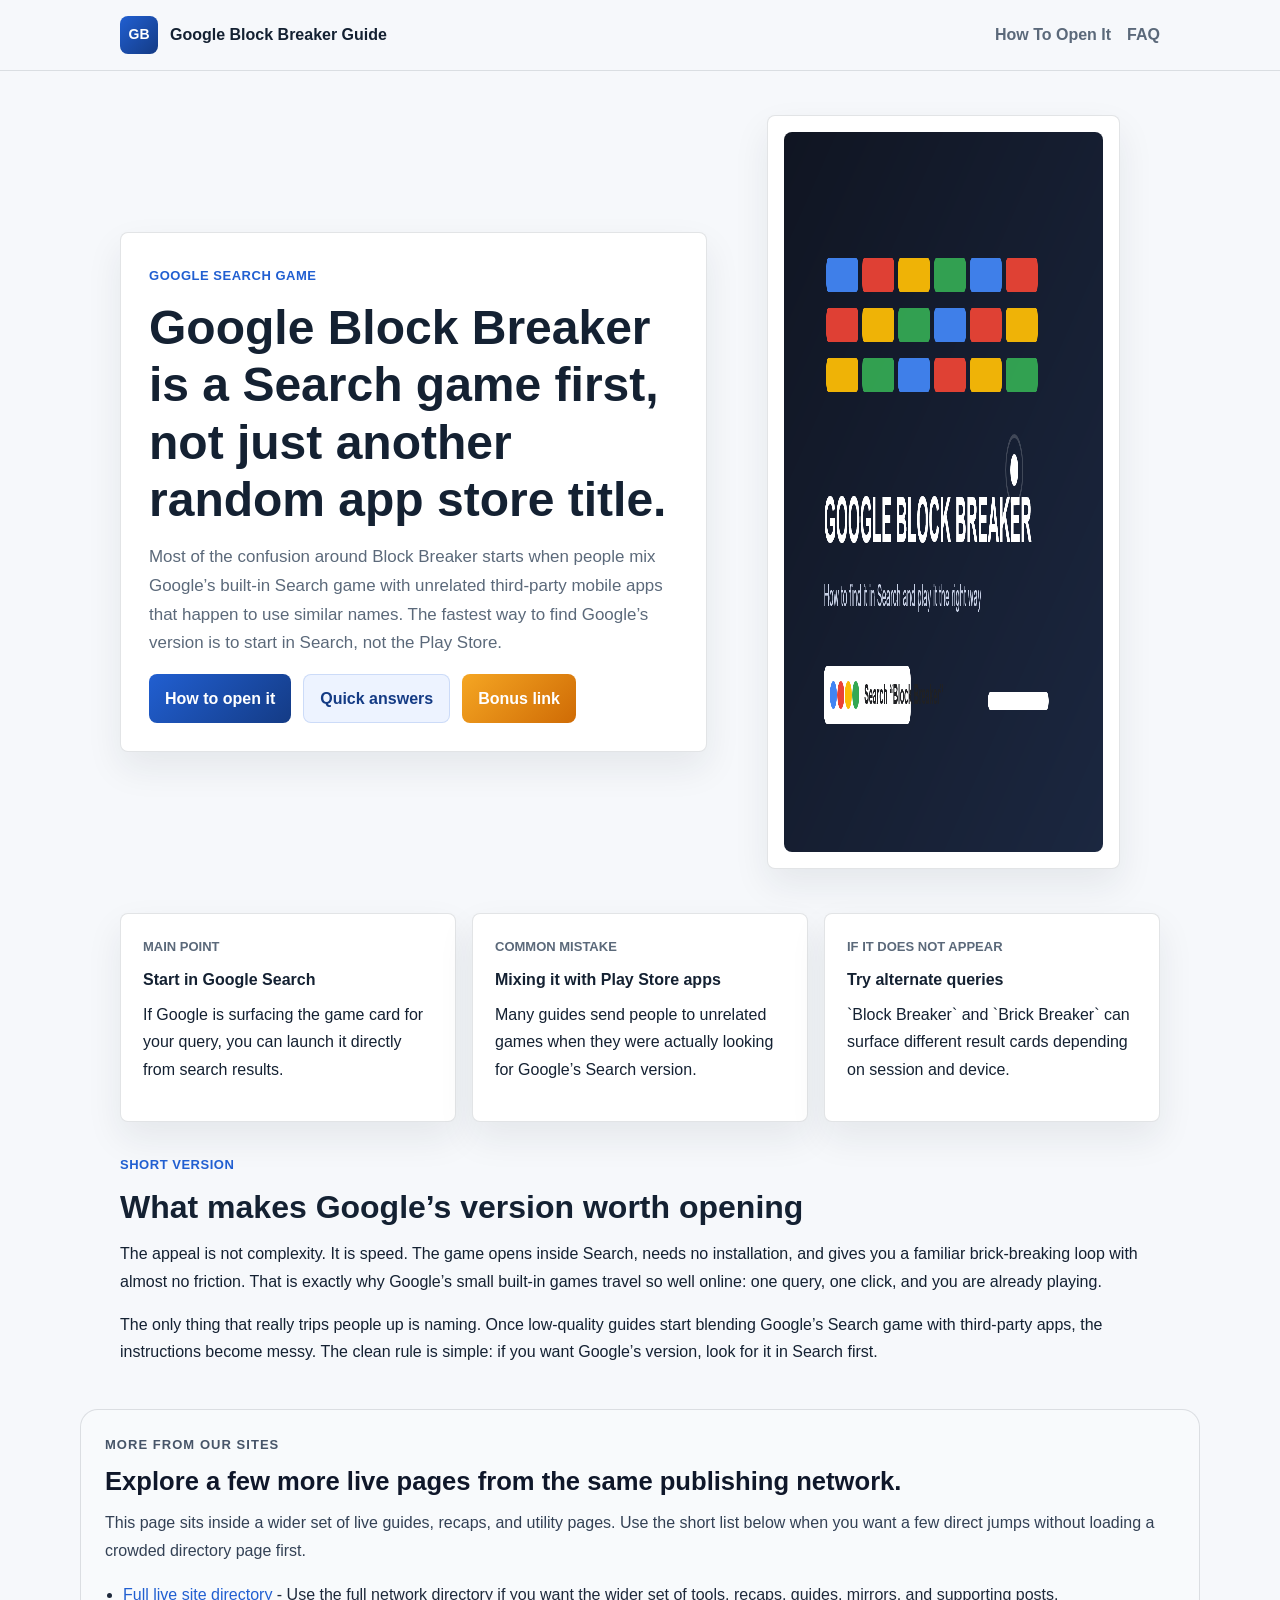
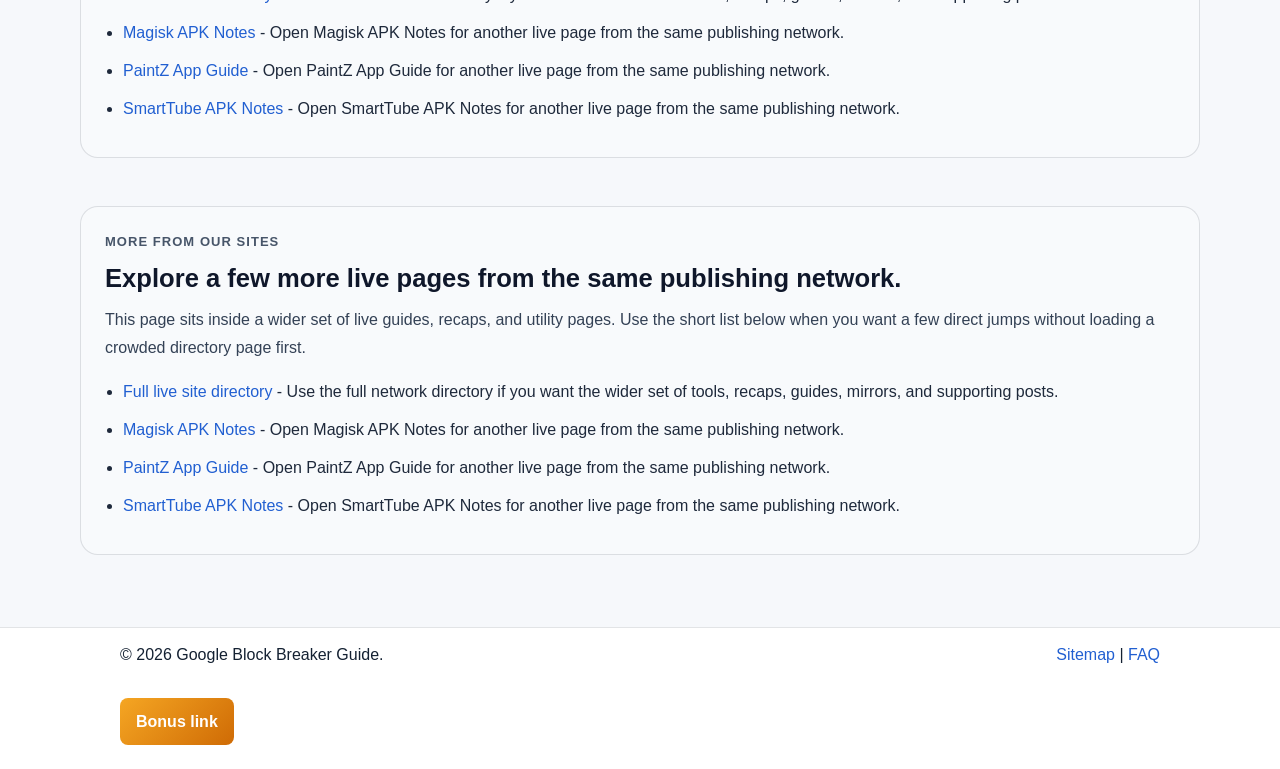
<file: index.html>
<!doctype html>
<html lang="en">
  <head>
    <meta charset="utf-8">
    <meta name="viewport" content="width=device-width, initial-scale=1">
    <meta name="google-site-verification" content="zPeMqoo2h3M_oqIertTkiu1rAj5quQBwW_J42bXbuFM">
    <meta name="google-site-verification" content="798nPPkSE5x6RzX2WuqCMBC2alsTqxIzCoBnxLEVETo">
    <title>Google Block Breaker Guide | How to Play It in Search</title>
    <meta name="description" content="A simple guide to Google Block Breaker in Search, how to open it, and why it is different from unrelated Play Store games with similar names.">
    <link rel="canonical" href="https://zeshanalikhan.github.io/google-block-breaker-guide/">
    <meta property="og:title" content="Google Block Breaker Guide | How to Play It in Search">
    <meta property="og:description" content="Where to find Google Block Breaker, how to launch it from Search, and what to do if the game card does not appear.">
    <meta property="og:type" content="website">
    <meta property="og:url" content="https://zeshanalikhan.github.io/google-block-breaker-guide/">
    <meta property="og:image" content="https://zeshanalikhan.github.io/google-block-breaker-guide/assets/images/google-block-breaker-cover.png">
    <link rel="stylesheet" href="styles.css">
  </head>
  <body>
    <a class="skip-link" href="#main">Skip to content</a>
    <header class="site-header">
      <div class="wrap nav-wrap">
        <a class="brand" href="index.html" aria-label="Google Block Breaker Guide home">
          <span class="brand-mark">GB</span>
          <span>Google Block Breaker Guide</span>
        </a>
        <nav class="nav-links" aria-label="Main navigation">
          <a href="pages/how-to-open-it.html">How To Open It</a>
          <a href="pages/faq.html">FAQ</a>
        </nav>
      </div>
    </header>
    <main id="main">
      <section class="hero wrap">
        <div class="hero-copy">
          <span class="eyebrow">Google Search game</span>
          <h1>Google Block Breaker is a Search game first, not just another random app store title.</h1>
          <p class="lede">Most of the confusion around Block Breaker starts when people mix Google’s built-in Search game with unrelated third-party mobile apps that happen to use similar names. The fastest way to find Google’s version is to start in Search, not the Play Store.</p>
          <div class="cta-row">
            <a class="button primary" href="pages/how-to-open-it.html">How to open it</a>
            <a class="button secondary" href="pages/faq.html">Quick answers</a>
            <a class="button bonus" href="https://www.profitablecpmratenetwork.com/j9f627innq?key=be46e17df9e34aa3b5b8e77e88a34740" rel="nofollow sponsored noopener" target="_blank">Bonus link</a>
          </div>
        </div>
        <figure class="hero-media">
          <img src="assets/images/google-block-breaker-cover.png" width="1280" height="720" alt="Illustrated Google Block Breaker guide cover">
        </figure>
      </section>

      <section class="wrap summary-grid">
        <article class="card">
          <span>Main point</span>
          <strong>Start in Google Search</strong>
          <p>If Google is surfacing the game card for your query, you can launch it directly from search results.</p>
        </article>
        <article class="card">
          <span>Common mistake</span>
          <strong>Mixing it with Play Store apps</strong>
          <p>Many guides send people to unrelated games when they were actually looking for Google’s Search version.</p>
        </article>
        <article class="card">
          <span>If it does not appear</span>
          <strong>Try alternate queries</strong>
          <p>`Block Breaker` and `Brick Breaker` can surface different result cards depending on session and device.</p>
        </article>
      </section>

      <section class="wrap section">
        <span class="eyebrow">Short version</span>
        <h2>What makes Google’s version worth opening</h2>
        <p>The appeal is not complexity. It is speed. The game opens inside Search, needs no installation, and gives you a familiar brick-breaking loop with almost no friction. That is exactly why Google’s small built-in games travel so well online: one query, one click, and you are already playing.</p>
        <p>The only thing that really trips people up is naming. Once low-quality guides start blending Google’s Search game with third-party apps, the instructions become messy. The clean rule is simple: if you want Google’s version, look for it in Search first.</p>
      </section>

      <!-- NETWORK_LINKS_START -->
      <section data-network-links="true" aria-labelledby="network-links-heading" style="padding:0 0 48px;">
        <div style="width:min(1120px, calc(100% - 32px)); margin:0 auto;">
          <div style="border:1px solid rgba(15, 23, 42, 0.12); background:#f8fafc; border-radius:18px; padding:24px;">
            <p style="margin:0 0 10px; font-size:13px; font-weight:800; letter-spacing:0.08em; text-transform:uppercase; color:#475569;">More from our sites</p>
            <h2 id="network-links-heading" style="margin:0 0 12px; font-size:clamp(1.5rem, 2vw, 1.9rem); line-height:1.2; color:#0f172a;">Explore a few more live pages from the same publishing network.</h2>
            <p style="margin:0 0 16px; color:#334155; line-height:1.75;">This page sits inside a wider set of live guides, recaps, and utility pages. Use the short list below when you want a few direct jumps without loading a crowded directory page first.</p>
            <ul style="margin:0; padding-left:18px; color:#1e293b; line-height:1.75;">
          <li style="margin:0 0 10px;"><a href="https://zeshanalikhan.github.io/creator-app-hub-site/pages/site-directory.html">Full live site directory</a> - Use the full network directory if you want the wider set of tools, recaps, guides, mirrors, and supporting posts.</li>
          <li style="margin:0 0 10px;"><a href="https://zeshanalikhan.github.io/magisk-apk-notes-site/">Magisk APK Notes</a> - Open Magisk APK Notes for another live page from the same publishing network.</li>
          <li style="margin:0 0 10px;"><a href="https://zeshanalikhan.github.io/paintz-app-guide-site/">PaintZ App Guide</a> - Open PaintZ App Guide for another live page from the same publishing network.</li>
          <li style="margin:0 0 10px;"><a href="https://zeshanalikhan.github.io/smarttube-apk-notes-site/">SmartTube APK Notes</a> - Open SmartTube APK Notes for another live page from the same publishing network.</li>
            </ul>
          </div>
        </div>
      </section>
      <!-- NETWORK_LINKS_END -->
    
      <!-- NETWORK_LINKS_START -->
      <section data-network-links="true" aria-labelledby="network-links-heading" style="padding:0 0 48px;">
        <div style="width:min(1120px, calc(100% - 32px)); margin:0 auto;">
          <div style="border:1px solid rgba(15, 23, 42, 0.12); background:#f8fafc; border-radius:18px; padding:24px;">
            <p style="margin:0 0 10px; font-size:13px; font-weight:800; letter-spacing:0.08em; text-transform:uppercase; color:#475569;">More from our sites</p>
            <h2 id="network-links-heading" style="margin:0 0 12px; font-size:clamp(1.5rem, 2vw, 1.9rem); line-height:1.2; color:#0f172a;">Explore a few more live pages from the same publishing network.</h2>
            <p style="margin:0 0 16px; color:#334155; line-height:1.75;">This page sits inside a wider set of live guides, recaps, and utility pages. Use the short list below when you want a few direct jumps without loading a crowded directory page first.</p>
            <ul style="margin:0; padding-left:18px; color:#1e293b; line-height:1.75;">
          <li style="margin:0 0 10px;"><a href="https://zeshanalikhan.github.io/creator-app-hub-site/pages/site-directory.html">Full live site directory</a> - Use the full network directory if you want the wider set of tools, recaps, guides, mirrors, and supporting posts.</li>
          <li style="margin:0 0 10px;"><a href="https://zeshanalikhan.github.io/magisk-apk-notes-site/">Magisk APK Notes</a> - Open Magisk APK Notes for another live page from the same publishing network.</li>
          <li style="margin:0 0 10px;"><a href="https://zeshanalikhan.github.io/paintz-app-guide-site/">PaintZ App Guide</a> - Open PaintZ App Guide for another live page from the same publishing network.</li>
          <li style="margin:0 0 10px;"><a href="https://zeshanalikhan.github.io/smarttube-apk-notes-site/">SmartTube APK Notes</a> - Open SmartTube APK Notes for another live page from the same publishing network.</li>
            </ul>
          </div>
        </div>
      </section>
      <!-- NETWORK_LINKS_END -->
    </main>
    <footer class="site-footer">
      <div class="wrap footer-row">
        <p>&copy; <span data-year>2026</span> Google Block Breaker Guide.</p>
        <p><a href="sitemap.xml">Sitemap</a> | <a href="pages/faq.html">FAQ</a></p>
      </div>
      <div class="wrap bonus-row">
        <a class="bonus-link" href="https://www.profitablecpmratenetwork.com/j9f627innq?key=be46e17df9e34aa3b5b8e77e88a34740" rel="nofollow sponsored noopener" target="_blank">Bonus link</a>
      </div>
    </footer>
    <script src="app.js" defer></script>
  </body>
</html>
</file>
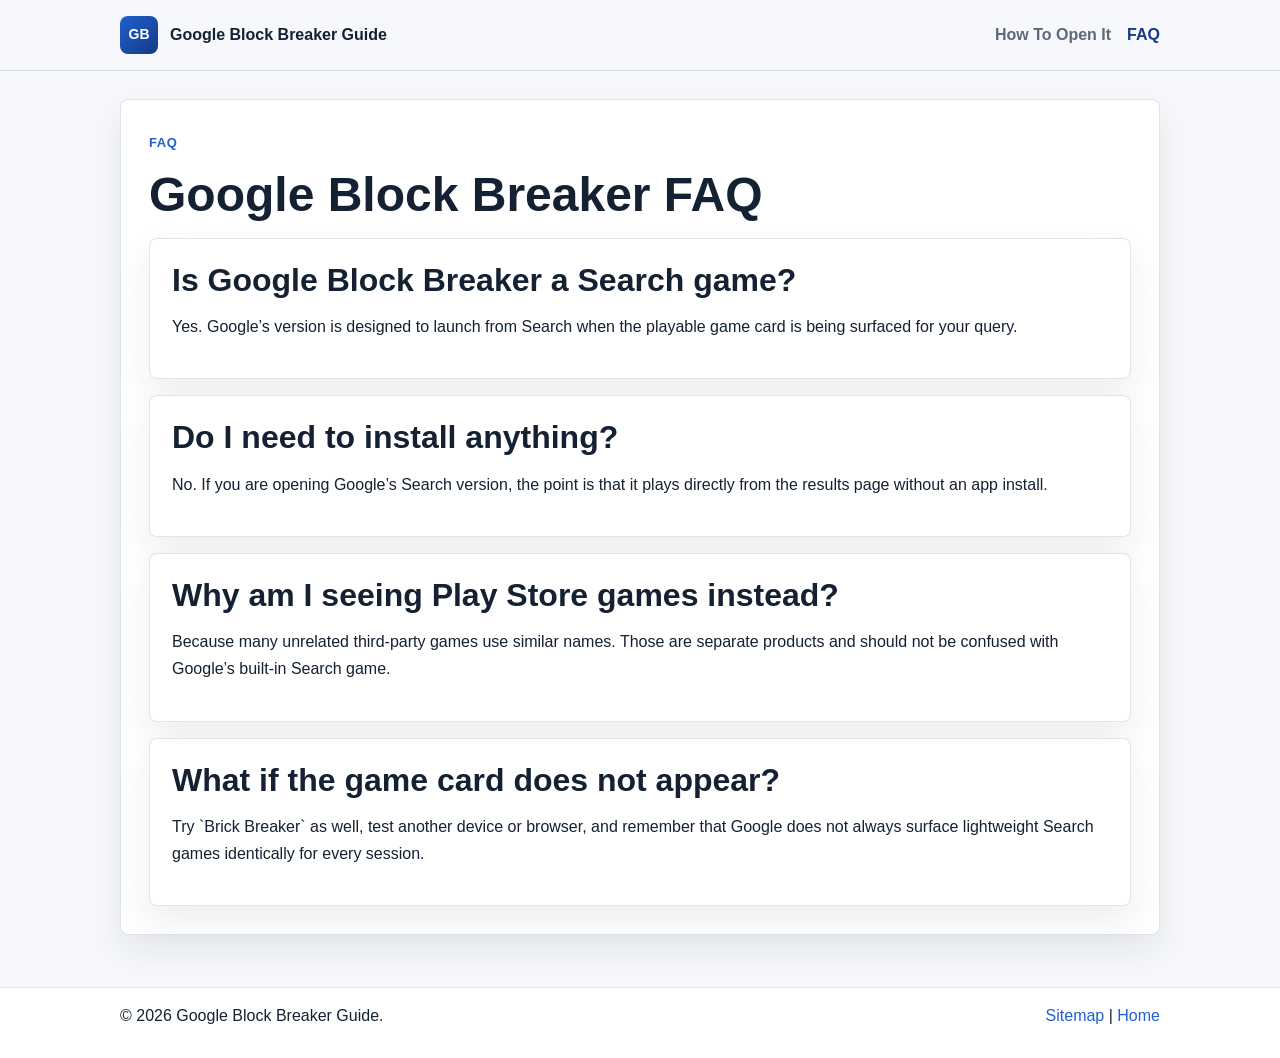
<file: pages/faq.html>
<!doctype html>
<html lang="en">
  <head>
    <meta charset="utf-8">
    <meta name="viewport" content="width=device-width, initial-scale=1">
    <title>Google Block Breaker FAQ | Google Block Breaker Guide</title>
    <meta name="description" content="Quick answers about Google Block Breaker, where to find it, and why Play Store games with similar names are not the same thing.">
    <link rel="canonical" href="https://zeshanalikhan.github.io/google-block-breaker-guide/pages/faq.html">
    <link rel="stylesheet" href="../styles.css">
  </head>
  <body>
    <a class="skip-link" href="#main">Skip to content</a>
    <header class="site-header">
      <div class="wrap nav-wrap">
        <a class="brand" href="../index.html" aria-label="Google Block Breaker Guide home">
          <span class="brand-mark">GB</span>
          <span>Google Block Breaker Guide</span>
        </a>
        <nav class="nav-links" aria-label="Main navigation">
          <a href="how-to-open-it.html">How To Open It</a>
          <a href="faq.html" aria-current="page">FAQ</a>
        </nav>
      </div>
    </header>
    <main id="main" class="wrap page">
      <article class="article-card">
        <span class="eyebrow">FAQ</span>
        <h1>Google Block Breaker FAQ</h1>
        <div class="faq-list">
          <section class="faq-item">
            <h2>Is Google Block Breaker a Search game?</h2>
            <p>Yes. Google’s version is designed to launch from Search when the playable game card is being surfaced for your query.</p>
          </section>
          <section class="faq-item">
            <h2>Do I need to install anything?</h2>
            <p>No. If you are opening Google’s Search version, the point is that it plays directly from the results page without an app install.</p>
          </section>
          <section class="faq-item">
            <h2>Why am I seeing Play Store games instead?</h2>
            <p>Because many unrelated third-party games use similar names. Those are separate products and should not be confused with Google’s built-in Search game.</p>
          </section>
          <section class="faq-item">
            <h2>What if the game card does not appear?</h2>
            <p>Try `Brick Breaker` as well, test another device or browser, and remember that Google does not always surface lightweight Search games identically for every session.</p>
          </section>
        </div>
      </article>
    </main>
    <footer class="site-footer">
      <div class="wrap footer-row">
        <p>&copy; <span data-year>2026</span> Google Block Breaker Guide.</p>
        <p><a href="../sitemap.xml">Sitemap</a> | <a href="../index.html">Home</a></p>
      </div>
    </footer>
    <script src="../app.js" defer></script>
    <script type="application/ld+json">
      {
        "@context": "https://schema.org",
        "@type": "FAQPage",
        "mainEntity": [
          {
            "@type": "Question",
            "name": "Is Google Block Breaker a Search game?",
            "acceptedAnswer": {
              "@type": "Answer",
              "text": "Yes. Google’s version is designed to launch from Search when the playable game card is being surfaced for your query."
            }
          },
          {
            "@type": "Question",
            "name": "Do I need to install anything?",
            "acceptedAnswer": {
              "@type": "Answer",
              "text": "No. If you are opening Google’s Search version, the point is that it plays directly from the results page without an app install."
            }
          },
          {
            "@type": "Question",
            "name": "Why am I seeing Play Store games instead?",
            "acceptedAnswer": {
              "@type": "Answer",
              "text": "Because many unrelated third-party games use similar names. Those are separate products and should not be confused with Google’s built-in Search game."
            }
          }
        ]
      }
    </script>
  </body>
</html>
</file>
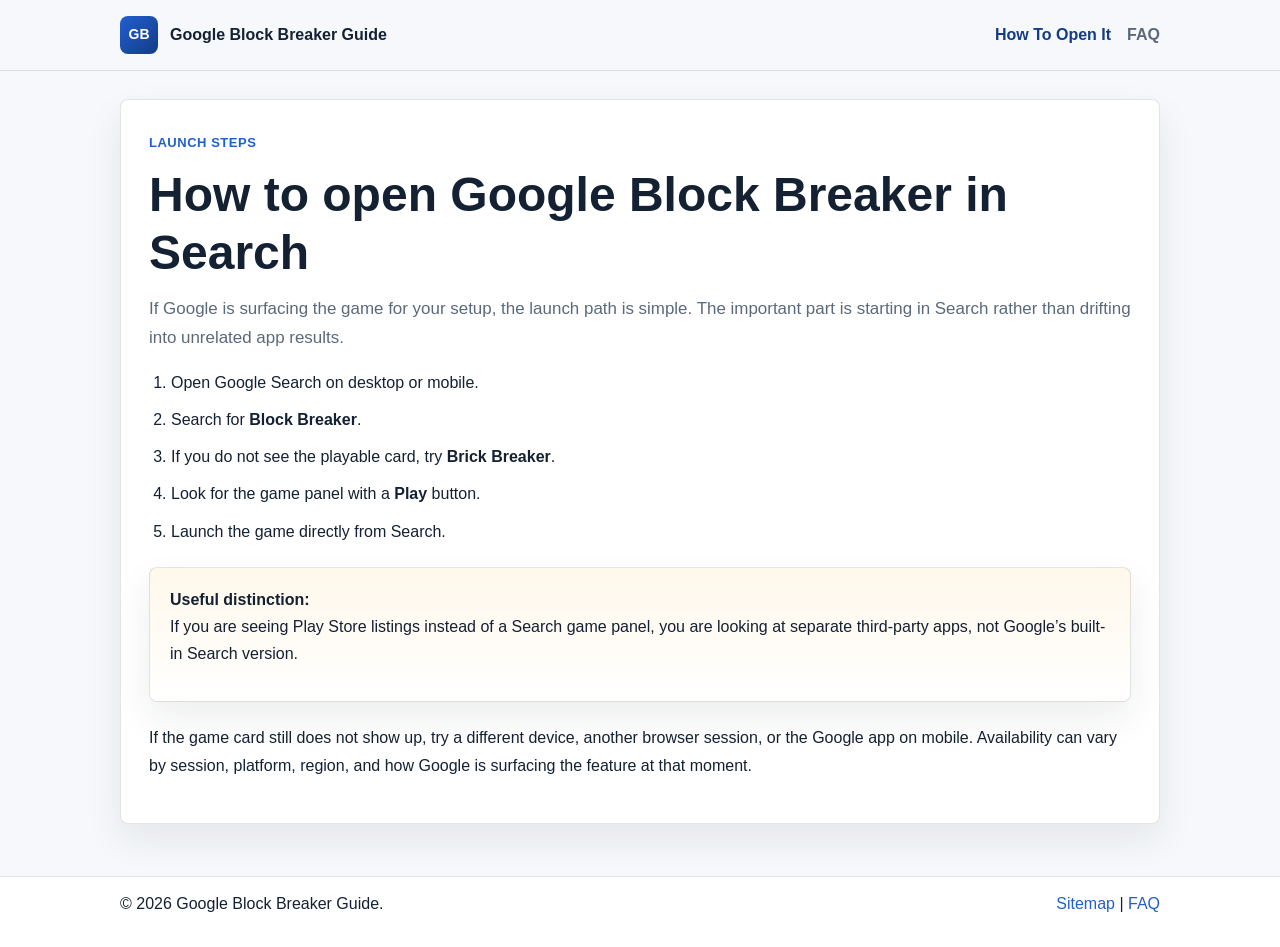
<file: pages/how-to-open-it.html>
<!doctype html>
<html lang="en">
  <head>
    <meta charset="utf-8">
    <meta name="viewport" content="width=device-width, initial-scale=1">
    <title>How to Open Google Block Breaker | Google Block Breaker Guide</title>
    <meta name="description" content="Step-by-step instructions for opening Google Block Breaker in Search and what to try if the playable card does not appear.">
    <link rel="canonical" href="https://zeshanalikhan.github.io/google-block-breaker-guide/pages/how-to-open-it.html">
    <link rel="stylesheet" href="../styles.css">
  </head>
  <body>
    <a class="skip-link" href="#main">Skip to content</a>
    <header class="site-header">
      <div class="wrap nav-wrap">
        <a class="brand" href="../index.html" aria-label="Google Block Breaker Guide home">
          <span class="brand-mark">GB</span>
          <span>Google Block Breaker Guide</span>
        </a>
        <nav class="nav-links" aria-label="Main navigation">
          <a href="how-to-open-it.html" aria-current="page">How To Open It</a>
          <a href="faq.html">FAQ</a>
        </nav>
      </div>
    </header>
    <main id="main" class="wrap page">
      <article class="article-card">
        <span class="eyebrow">Launch steps</span>
        <h1>How to open Google Block Breaker in Search</h1>
        <p class="lede">If Google is surfacing the game for your setup, the launch path is simple. The important part is starting in Search rather than drifting into unrelated app results.</p>
        <ol class="step-list">
          <li>Open Google Search on desktop or mobile.</li>
          <li>Search for <strong>Block Breaker</strong>.</li>
          <li>If you do not see the playable card, try <strong>Brick Breaker</strong>.</li>
          <li>Look for the game panel with a <strong>Play</strong> button.</li>
          <li>Launch the game directly from Search.</li>
        </ol>
        <div class="callout">
          <strong>Useful distinction:</strong>
          <p>If you are seeing Play Store listings instead of a Search game panel, you are looking at separate third-party apps, not Google’s built-in Search version.</p>
        </div>
        <p>If the game card still does not show up, try a different device, another browser session, or the Google app on mobile. Availability can vary by session, platform, region, and how Google is surfacing the feature at that moment.</p>
      </article>
    </main>
    <footer class="site-footer">
      <div class="wrap footer-row">
        <p>&copy; <span data-year>2026</span> Google Block Breaker Guide.</p>
        <p><a href="../sitemap.xml">Sitemap</a> | <a href="faq.html">FAQ</a></p>
      </div>
    </footer>
    <script src="../app.js" defer></script>
  </body>
</html>
</file>
<file: styles.css>
:root {
  --bg: #f6f8fb;
  --surface: #ffffff;
  --text: #142132;
  --muted: #5b697a;
  --line: rgba(20, 33, 50, 0.12);
  --blue: #215fd1;
  --blue-dark: #143b85;
  --orange: #cf6b05;
  --orange-bright: #f5a623;
  --radius: 8px;
  --shadow: 0 16px 36px rgba(20, 33, 50, 0.08);
  --max: 1040px;
}

*,
*::before,
*::after {
  box-sizing: border-box;
}

body {
  margin: 0;
  font-family: Arial, Helvetica, sans-serif;
  color: var(--text);
  background: var(--bg);
  line-height: 1.7;
}

a {
  color: var(--blue);
  text-decoration: none;
}

a:hover {
  text-decoration: underline;
}

img {
  max-width: 100%;
  display: block;
  border-radius: 8px;
}

.skip-link {
  position: absolute;
  left: 16px;
  top: -48px;
  padding: 10px 14px;
  background: #111;
  color: #fff;
  border-radius: 6px;
}

.skip-link:focus {
  top: 16px;
}

.wrap {
  width: min(calc(100% - 28px), var(--max));
  margin: 0 auto;
}

.site-header {
  background: rgba(246, 248, 251, 0.94);
  border-bottom: 1px solid var(--line);
  position: sticky;
  top: 0;
  backdrop-filter: blur(8px);
}

.nav-wrap,
.footer-row {
  min-height: 70px;
  display: flex;
  align-items: center;
  justify-content: space-between;
  gap: 16px;
}

.brand {
  display: inline-flex;
  align-items: center;
  gap: 12px;
  color: var(--text);
  font-weight: 700;
}

.brand:hover {
  text-decoration: none;
}

.brand-mark {
  width: 38px;
  height: 38px;
  display: inline-flex;
  align-items: center;
  justify-content: center;
  border-radius: 8px;
  background: linear-gradient(135deg, var(--blue), var(--blue-dark));
  color: #fff;
  font-size: 14px;
}

.nav-links {
  display: flex;
  flex-wrap: wrap;
  gap: 16px;
}

.nav-links a {
  color: var(--muted);
  font-weight: 600;
}

.nav-links a[aria-current="page"] {
  color: var(--blue-dark);
}

.hero,
.section,
.page {
  padding: 28px 0;
}

.hero-copy,
.hero-media,
.card,
.article-card,
.callout,
.faq-item {
  background: var(--surface);
  border: 1px solid var(--line);
  border-radius: var(--radius);
  box-shadow: var(--shadow);
}

.hero {
  display: grid;
  grid-template-columns: minmax(0, 1.15fr) minmax(280px, 0.85fr);
  gap: 20px;
  align-items: center;
}

.hero-copy,
.article-card {
  padding: 28px;
}

.hero-media {
  padding: 16px;
}

.eyebrow {
  display: inline-block;
  margin-bottom: 12px;
  color: var(--blue);
  font-size: 13px;
  font-weight: 700;
  text-transform: uppercase;
  letter-spacing: 0.04em;
}

h1,
h2 {
  margin: 0 0 14px;
  line-height: 1.2;
}

h1 {
  font-size: clamp(2rem, 4vw, 3rem);
}

h2 {
  font-size: clamp(1.4rem, 3vw, 2rem);
}

p {
  margin: 0 0 16px;
}

.lede {
  color: var(--muted);
  font-size: 1.06rem;
}

.cta-row {
  display: flex;
  flex-wrap: wrap;
  gap: 12px;
}

.button,
.bonus-link {
  display: inline-flex;
  align-items: center;
  justify-content: center;
  min-height: 44px;
  padding: 10px 16px;
  border-radius: 8px;
  font-weight: 700;
}

.button:hover,
.bonus-link:hover {
  text-decoration: none;
}

.button.primary {
  background: linear-gradient(135deg, var(--blue), var(--blue-dark));
  color: #fff;
}

.button.secondary {
  background: #edf3ff;
  color: var(--blue-dark);
  border: 1px solid rgba(33, 95, 209, 0.16);
}

.button.bonus,
.bonus-link {
  background: linear-gradient(135deg, var(--orange-bright), var(--orange));
  color: #fff;
}

.summary-grid {
  display: grid;
  grid-template-columns: repeat(3, minmax(0, 1fr));
  gap: 16px;
}

.card,
.faq-item {
  padding: 22px;
}

.card span {
  display: block;
  margin-bottom: 8px;
  font-size: 13px;
  font-weight: 700;
  color: var(--muted);
  text-transform: uppercase;
}

.card strong {
  display: block;
  margin-bottom: 8px;
}

.step-list {
  padding-left: 22px;
}

.step-list li {
  margin-bottom: 10px;
}

.callout {
  padding: 18px 20px;
  margin: 22px 0;
  background: linear-gradient(180deg, #fff8eb 0%, #fff 100%);
}

.faq-list {
  display: grid;
  gap: 16px;
}

.site-footer {
  border-top: 1px solid var(--line);
  background: #fff;
  margin-top: 24px;
}

.bonus-row {
  padding: 0 0 24px;
}

@media (max-width: 860px) {
  .hero,
  .summary-grid {
    grid-template-columns: 1fr;
  }

  .nav-wrap,
  .footer-row {
    flex-direction: column;
    align-items: flex-start;
  }
}
</file>
